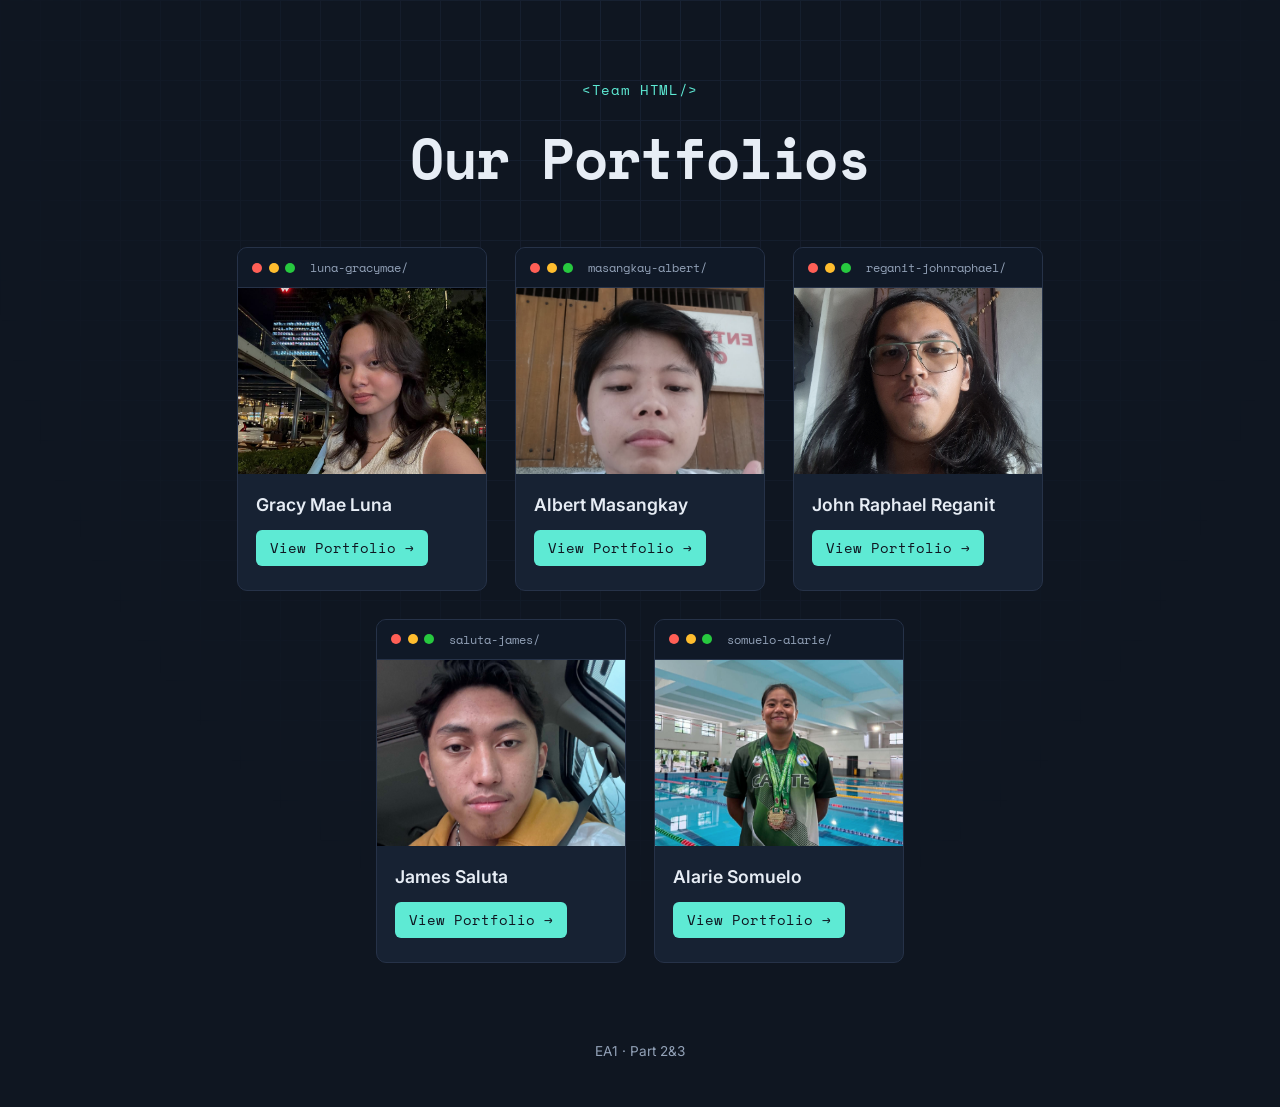
<file: index.html>
<!DOCTYPE html>
<html lang="en">
<head>
    <meta charset="UTF-8">
    <meta name="viewport" content="width=device-width, initial-scale=1.0">
    <title>Team HTML Portfolios — EA1 Part 2</title>
    <link rel="preconnect" href="https://fonts.googleapis.com">
    <link rel="preconnect" href="https://fonts.gstatic.com" crossorigin>
    <link href="https://fonts.googleapis.com/css2?family=Space+Mono:wght@400;700&family=Inter:wght@400;500;600&display=swap" rel="stylesheet">
    <link rel="stylesheet" href="portfolios.css">
</head>
<body>

    <div class="bg-grid"></div>

    <header class="site-header">
        <p class="eyebrow">&lt;Team HTML/&gt;</p>
        <h1>Our Portfolios</h1>
    </header>

    <main class="team-grid">

        <article class="card">
            <div class="card-bar">
                <span class="dot dot-red"></span>
                <span class="dot dot-yellow"></span>
                <span class="dot dot-green"></span>
                <span class="card-path">luna-gracymae/</span>
            </div>
            <div class="card-photo">
                <img src="Luna-GracyMae/images/me.jfif" alt="Gracy Mae Luna">
            </div>
            <div class="card-body">
                <h2>Gracy Mae Luna</h2>
                <a class="view-btn" href="Luna-GracyMae/Portfolio.html">View Portfolio →</a>
            </div>
        </article>

        <article class="card">
            <div class="card-bar">
                <span class="dot dot-red"></span>
                <span class="dot dot-yellow"></span>
                <span class="dot dot-green"></span>
                <span class="card-path">masangkay-albert/</span>
            </div>
            <div class="card-photo">
                <img src="Masangkay-Albert/assets/me.jpg" alt="Albert Masangkay">
            </div>
            <div class="card-body">
                <h2>Albert Masangkay</h2>
                <a class="view-btn" href="Masangkay-Albert/index.html">View Portfolio →</a>
            </div>
        </article>

        <article class="card">
            <div class="card-bar">
                <span class="dot dot-red"></span>
                <span class="dot dot-yellow"></span>
                <span class="dot dot-green"></span>
                <span class="card-path">reganit-johnraphael/</span>
            </div>
            <div class="card-photo">
                <img src="Reganit-JohnRaphael/assets/me.png" alt="John Raphael Reganit">
            </div>
            <div class="card-body">
                <h2>John Raphael Reganit</h2>
                <a class="view-btn" href="Reganit-JohnRaphael/Portfolio.html">View Portfolio →</a>
            </div>
        </article>

        <article class="card">
            <div class="card-bar">
                <span class="dot dot-red"></span>
                <span class="dot dot-yellow"></span>
                <span class="dot dot-green"></span>
                <span class="card-path">saluta-james/</span>
            </div>
            <div class="card-photo">
                <img src="Saluta-James/images/me_james.jpg" alt="James Saluta">
            </div>
            <div class="card-body">
                <h2>James Saluta</h2>
                <a class="view-btn" href="Saluta-James/index.html">View Portfolio →</a>
            </div>
        </article>

        <article class="card">
            <div class="card-bar">
                <span class="dot dot-red"></span>
                <span class="dot dot-yellow"></span>
                <span class="dot dot-green"></span>
                <span class="card-path">somuelo-alarie/</span>
            </div>
            <div class="card-photo">
                <img src="Somuelo-Alarie/picture.jpg" alt="Alarie Somuelo">
            </div>
            <div class="card-body">
                <h2>Alarie Somuelo</h2>
                <a class="view-btn" href="Somuelo-Alarie/index.html">View Portfolio →</a>
            </div>
        </article>

    </main>

    <footer class="site-footer">
        <p>EA1 &middot; Part 2&3 </p>
    </footer>

</body>
</html>
</file>
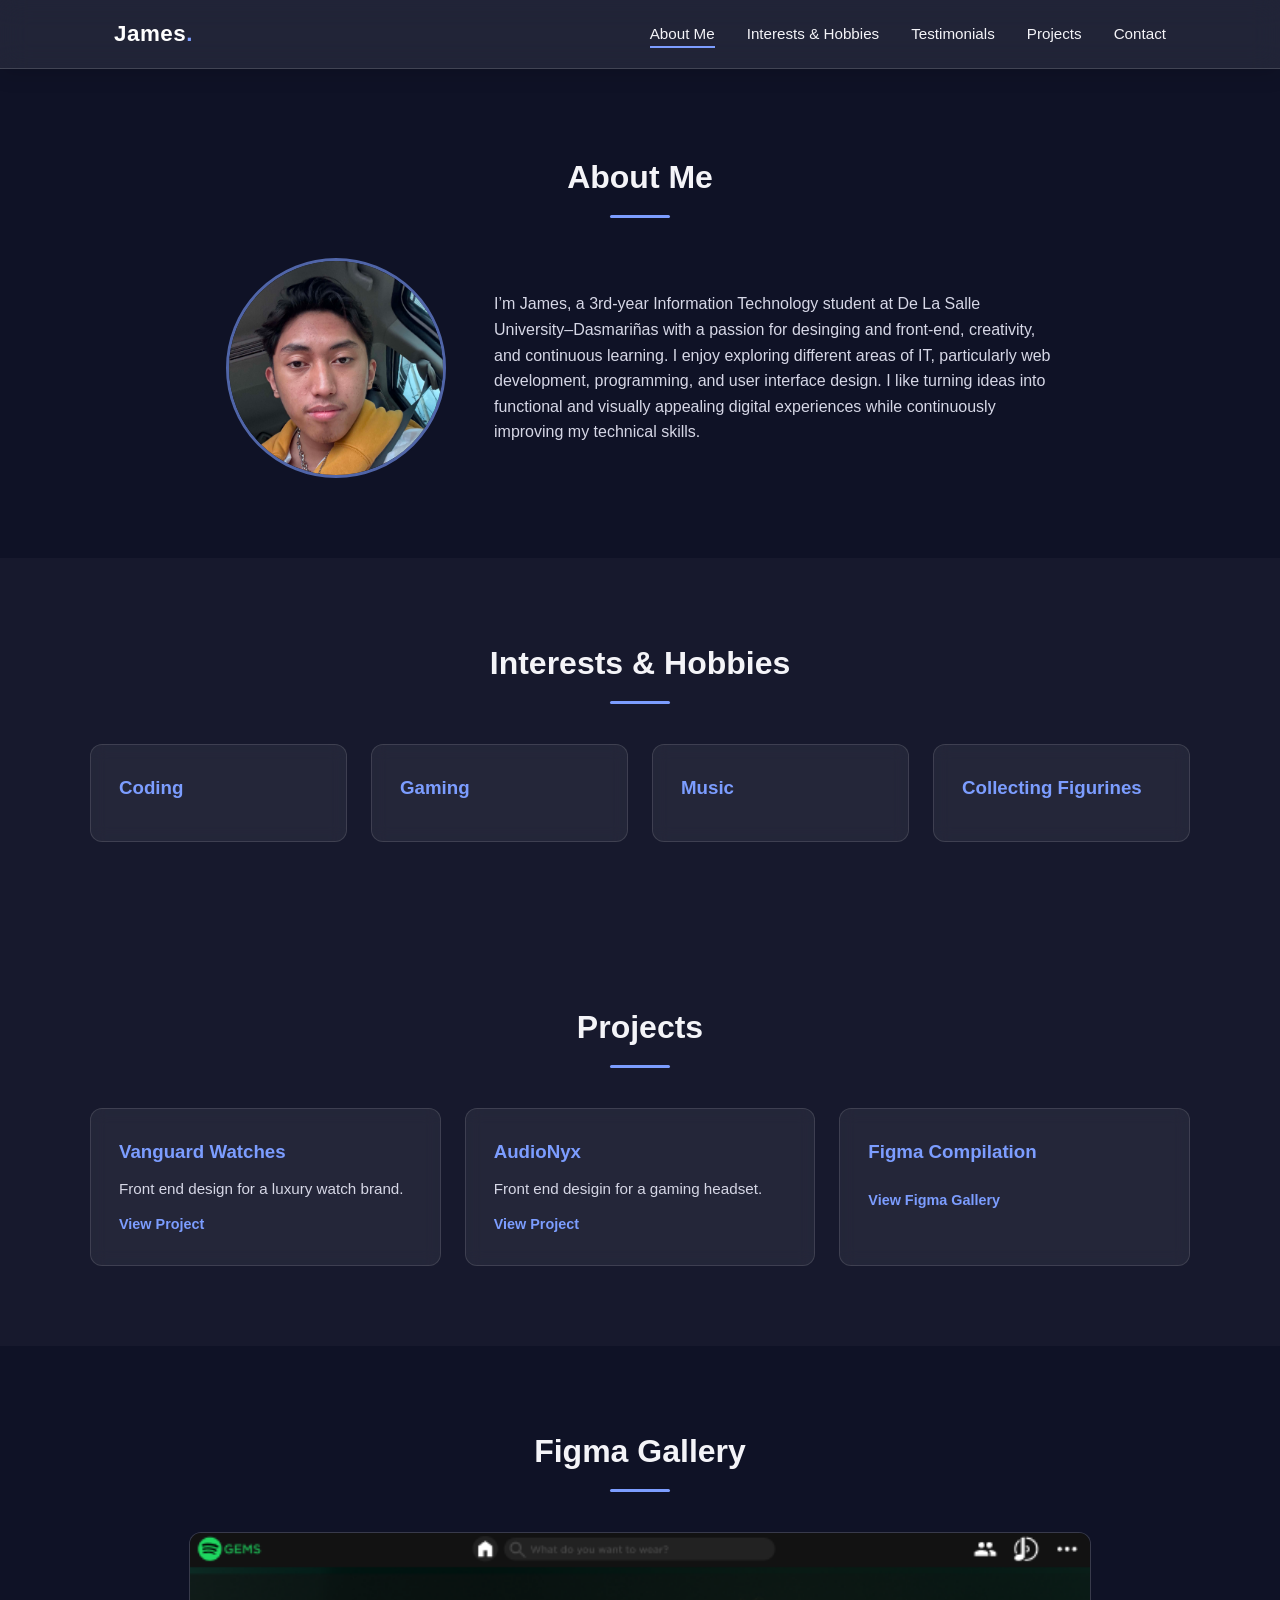
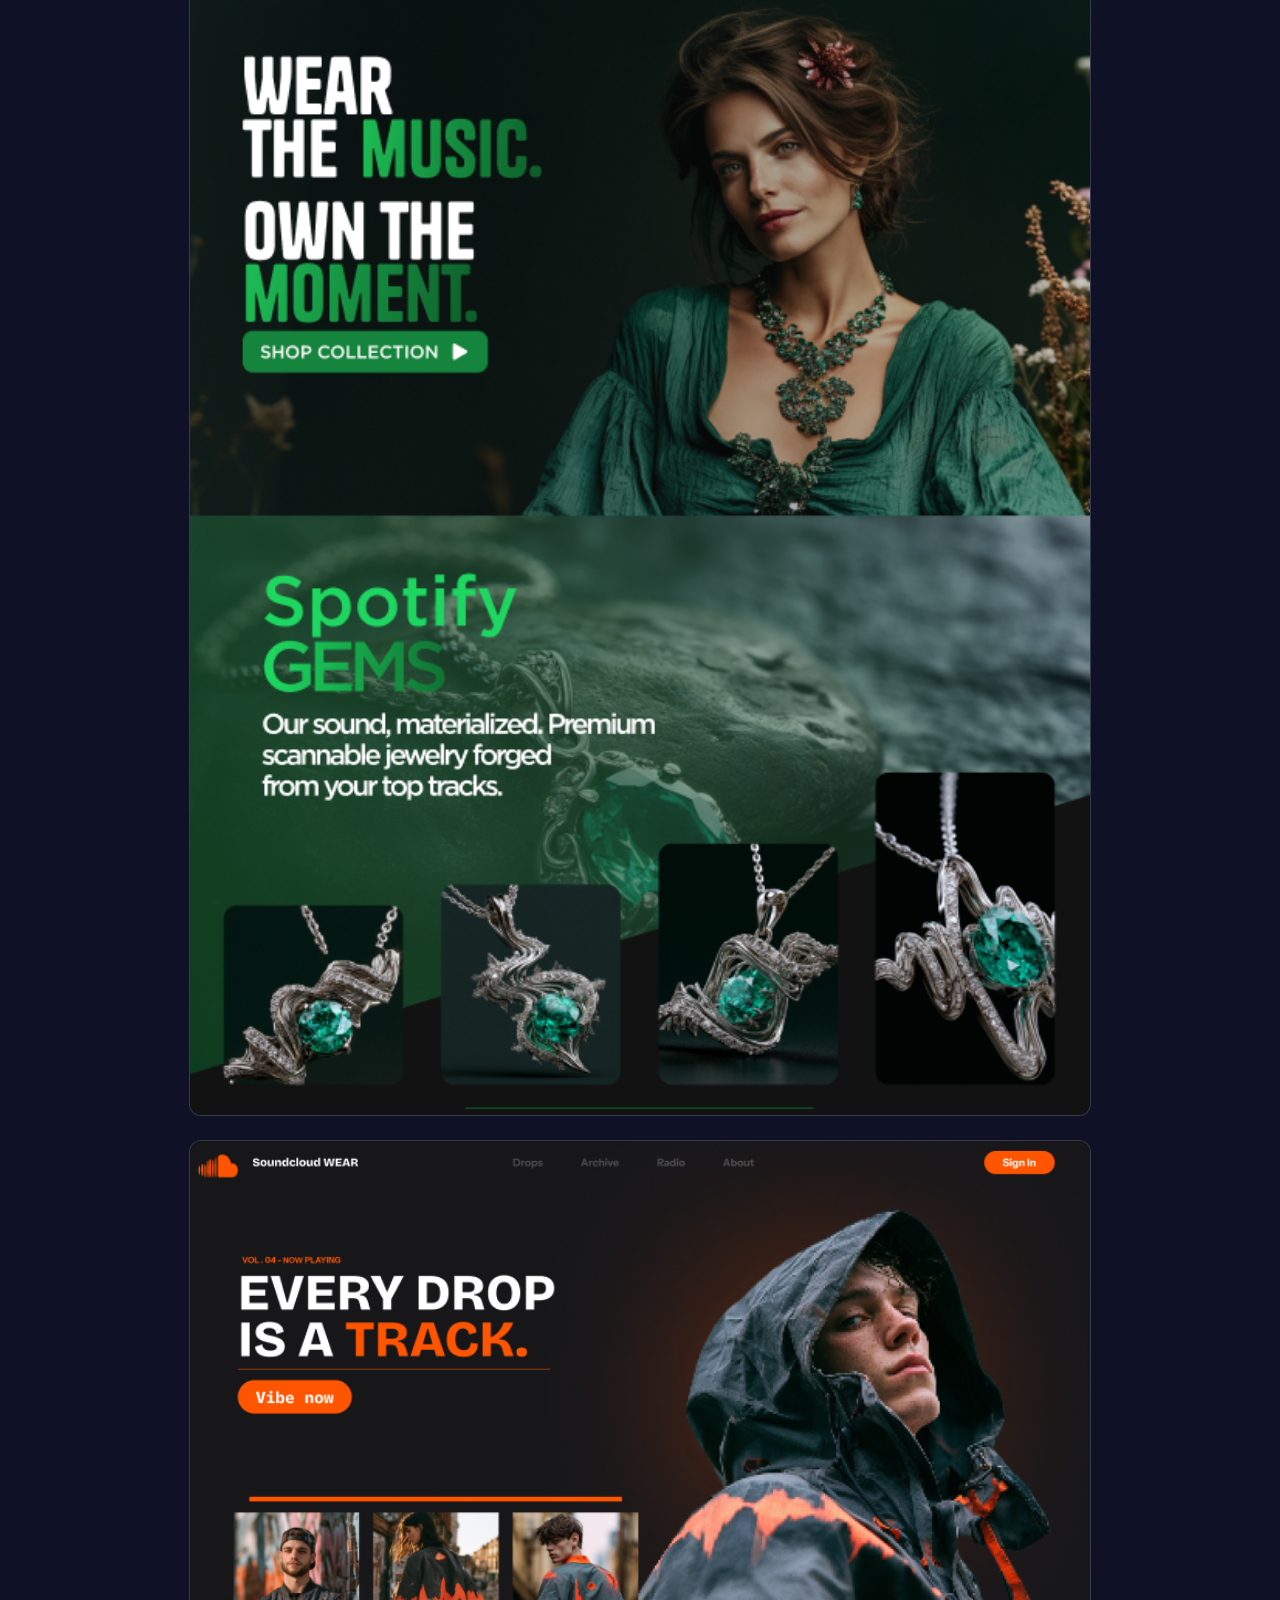
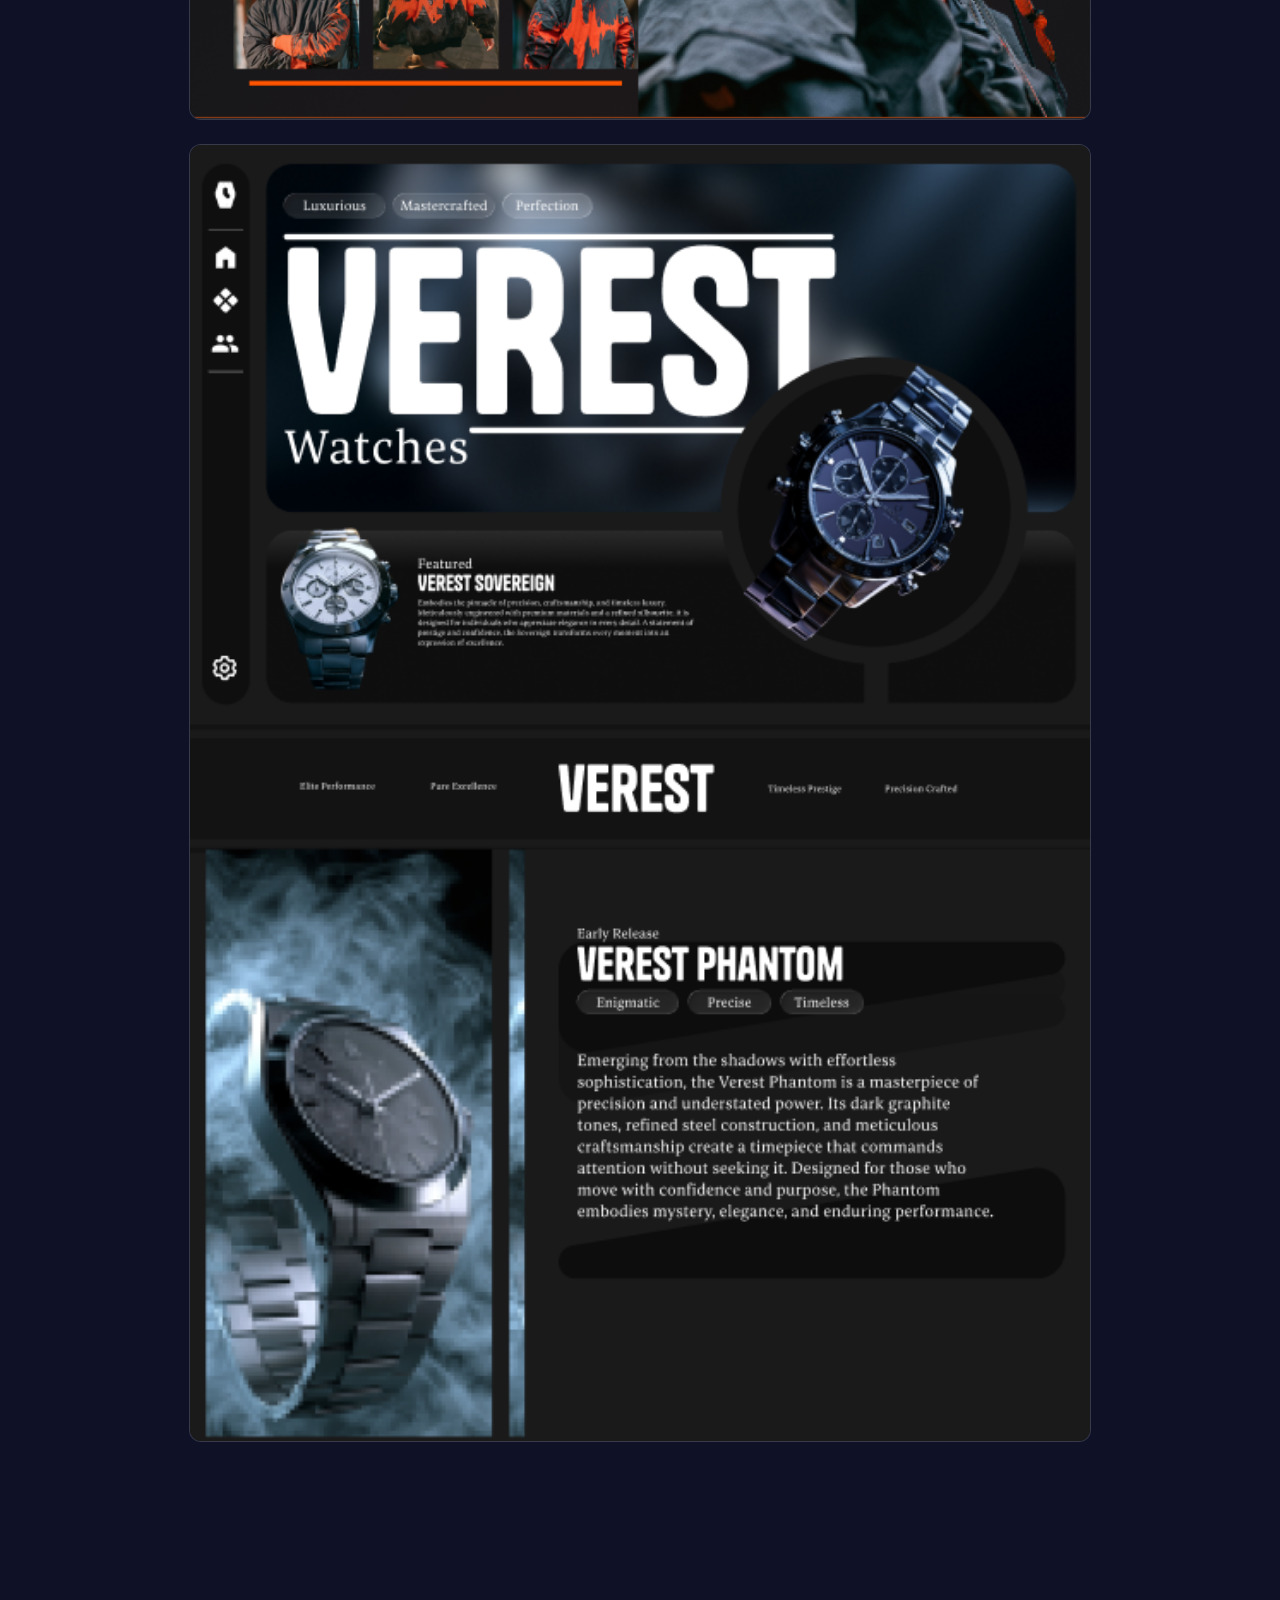
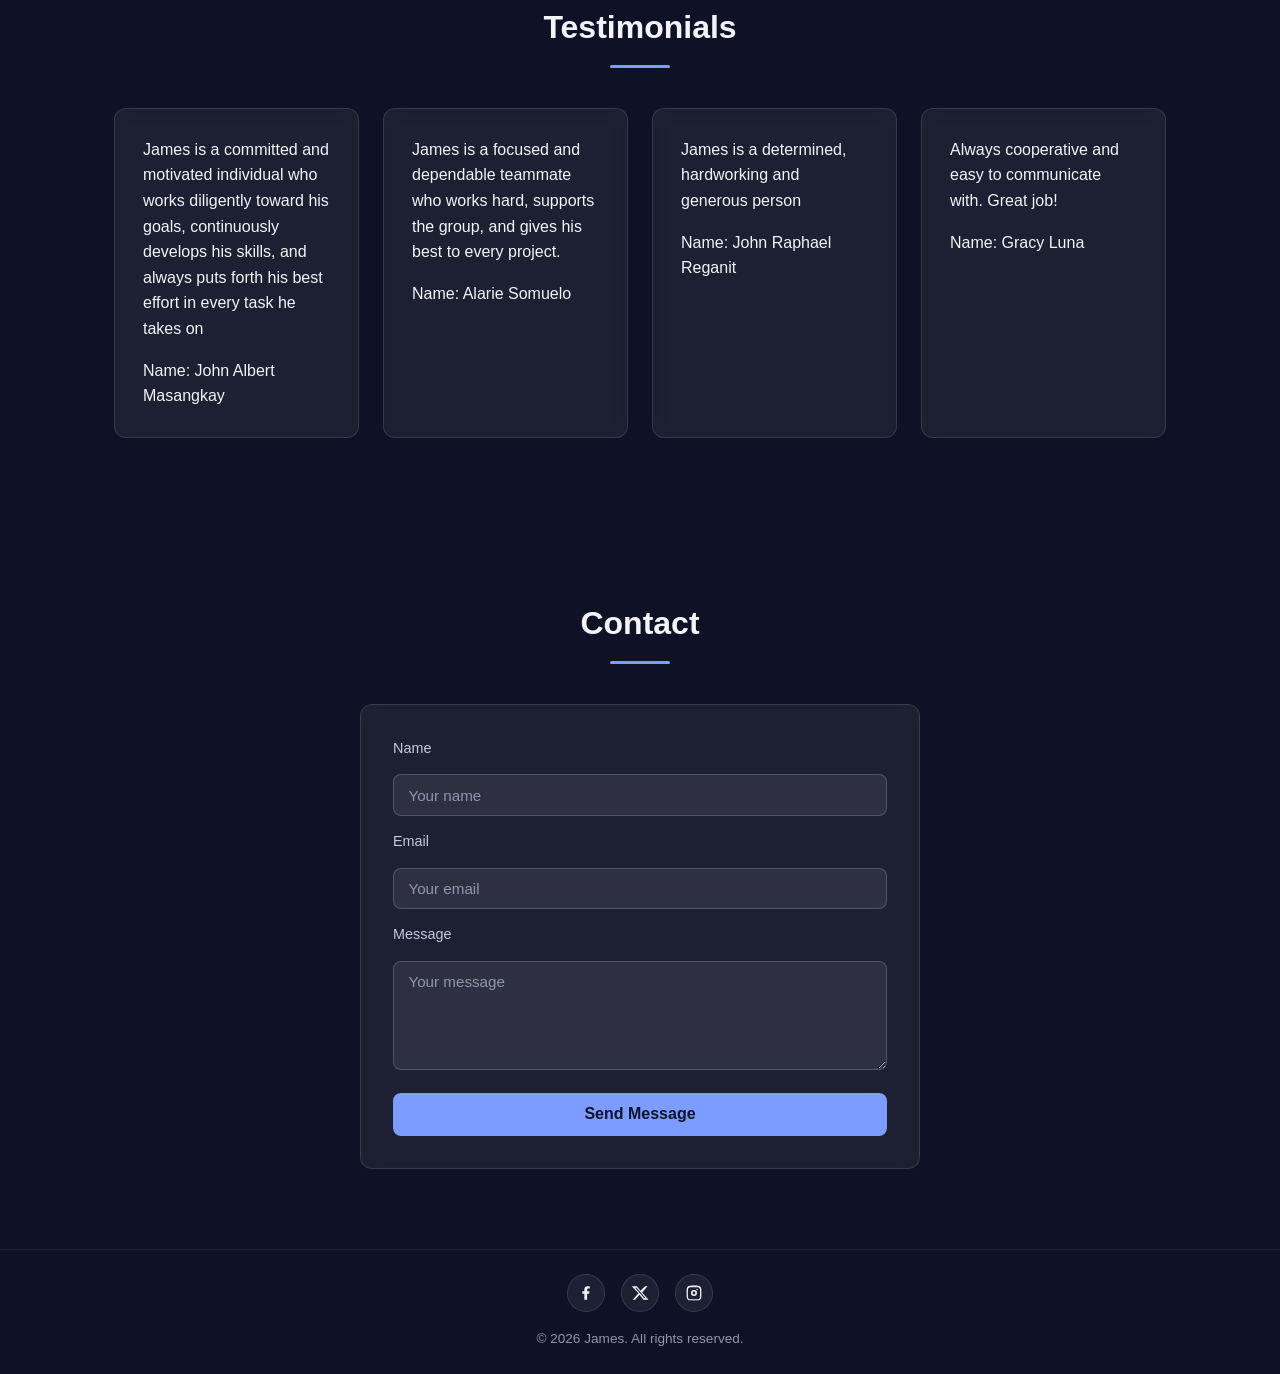
<file: Saluta-James/index.html>
<!DOCTYPE html>
<html lang="en">
<head>
    <meta charset="UTF-8">
    <meta name="viewport" content="width=device-width, initial-scale=1.0">
    <title>James Portfolio</title>
    <link rel="stylesheet" href="style.css">
</head>
<body>

    <nav class="navbar" id="navbar">
        <div class="nav-container">
            <a href="#about" class="nav-logo">James<span>.</span></a>

            <ul class="nav-links" id="nav-links">
                <li><a href="#about" class="nav-link">About Me</a></li>
                <li><a href="#interests" class="nav-link">Interests &amp; Hobbies</a></li>
                <li><a href="#testimonials" class="nav-link">Testimonials</a></li>
                <li><a href="#projects" class="nav-link">Projects</a></li>
                <li><a href="#contact" class="nav-link">Contact</a></li>
            </ul>

            <button class="nav-toggle" id="nav-toggle" aria-label="Toggle navigation" aria-expanded="false">
                <span></span>
                <span></span>
                <span></span>
            </button>
        </div>
    </nav>

    <main>
        <section id="about" class="section first-section">
            <h2 class="section-title">About Me</h2>
            <div class="about-content">
                <img src="images/me_james.jpg" alt="Photo of James" class="about-img">
                <p class="about-text">I’m James, a 3rd-year Information Technology student at De La Salle University–Dasmariñas with a passion for desinging and front-end, creativity, and continuous learning. I enjoy exploring different areas of IT, particularly web development, programming, and user interface design. I like turning ideas into functional and visually appealing digital experiences while continuously improving my technical skills.</p>
            </div>
        </section>

        <section id="interests" class="section alt-bg">
            <h2 class="section-title">Interests &amp; Hobbies</h2>
            <div class="card-grid">
                <div class="card">
                    <h3>Coding</h3>
                    <p></p>
                </div>
                <div class="card">
                    <h3>Gaming</h3>
                    <p></p>
                </div>
                <div class="card">
                    <h3>Music</h3>
                    <p></p>
                </div>
                <div class="card">
                    <h3>Collecting Figurines</h3>
                    <p></p>
                </div>
            </div>
        </section>

          <section id="projects" class="section alt-bg">
            <h2 class="section-title">Projects</h2>
            <div class="card-grid">
                <div class="card project">
                    <h3>Vanguard Watches</h3>
                    <p>Front end design for a luxury watch brand.</p>
                    <a class="project-link" href="https://akazuuuu.github.io/VanguardV2/collections.html" target="_blank" rel="noopener noreferrer">View Project</a>
                </div>
                <div class="card project">
                    <h3>AudioNyx</h3>
                    <p>Front end desigin for a gaming headset.</p>
                    <a class="project-link" href="https://akazuuuu.github.io/AudioNyxV2/" target="_blank" rel="noopener noreferrer">View Project</a>
                </div>
                <div class="card project">
                    <h3>Figma Compilation</h3>
                    <p></p>
                    <a class="project-link" href="#figma-gallery">View Figma Gallery</a>
                </div>
            </div>
        </section>

        <section id="figma-gallery" class="section">
            <h2 class="section-title">Figma Gallery</h2>
            <div class="card-grid">
                <div class="card gallery-card">
                    <img src="images/figma1.png" alt="Figma design 1" class="gallery-img">
                </div>
                <div class="card gallery-card">
                    <img src="images/figma2.png" alt="Figma design 2" class="gallery-img">
                </div>
                <div class="card gallery-card">
                    <img src="images/figma3.png" alt="Figma design 3" class="gallery-img">
                </div>
            </div>
        </section>

        <section id="testimonials" class="section">
            <h2 class="section-title">Testimonials</h2>
            <div class="card-grid">
                <div class="card testimonial">
                    <span class="testimonial-label">James is a committed and motivated individual who works diligently toward his goals, continuously develops his skills, and always puts forth his best effort in every task he takes on</span>
                    <p></p>
                    <span class="testimonial-label">Name: John Albert Masangkay</span>
                    <h1><span class="testimonial-author"></span></h1>
                </div>
                <div class="card testimonial">
                    <span class="testimonial-label">James is a focused and dependable teammate who works hard, supports the group, and gives his best to every project.</span>
                    <p></p>
                    <span class="testimonial-label">Name: Alarie Somuelo</span>
                    <h1><span class="testimonial-author"></span></h1>
                </div>
                <div class="card testimonial">
                    <span class="testimonial-label">James is a determined, hardworking and generous person</span>
                    <p></p>
                    <span class="testimonial-label">Name: John Raphael Reganit</span>
                    <h1><span class="testimonial-author"></span></h1>
                </div>
                 <div class="card testimonial">
                    <span class="testimonial-label">Always cooperative and easy to communicate with. Great job!</span>
                    <p></p>
                    <span class="testimonial-label">Name: Gracy Luna</span>
                    <h1><span class="testimonial-author"></span></h1>
                </div>
            </div>
        </section>

      

        <section id="contact" class="section">
            <h2 class="section-title">Contact</h2>
            <form class="contact-form">
                <label for="name">Name</label>
                <input type="text" id="name" name="name" placeholder="Your name" required>

                <label for="email">Email</label>
                <input type="email" id="email" name="email" placeholder="Your email" required>

                <label for="message">Message</label>
                <textarea id="message" name="message" rows="5" placeholder="Your message" required></textarea>

                <button type="submit">Send Message</button>
            </form>
        </section>
    </main>

    <footer class="footer">
        <div class="social-links">
            <a href="https://www.facebook.com/terel.saluta/" class="social-link" aria-label="Facebook" target="_blank" rel="noopener noreferrer">
                <svg viewBox="0 0 24 24" fill="currentColor" aria-hidden="true"><path d="M13.5 21v-8h2.7l.4-3.3h-3.1V7.7c0-.96.27-1.62 1.65-1.62h1.76V3.14C15.98 3.1 15 3 13.85 3 11.44 3 9.8 4.49 9.8 7.4v2.3H7.1V13h2.7v8h3.7z"/></svg>
            </a>
            <a href="https://x.com/ssaluterts" class="social-link" aria-label="X" target="_blank" rel="noopener noreferrer">
                <svg viewBox="0 0 24 24" fill="currentColor" aria-hidden="true"><path d="M18.9 3H22l-7.2 8.2L23.3 21h-6.7l-5.2-6.6L5.4 21H2.3l7.7-8.8L1 3h6.9l4.7 6.1L18.9 3zm-1.2 16h1.9L7.4 4.9H5.4L17.7 19z"/></svg>
            </a>
            <a href="https://www.instagram.com/jamesaluterts" class="social-link" aria-label="Instagram" target="_blank" rel="noopener noreferrer">
                <svg viewBox="0 0 24 24" fill="currentColor" aria-hidden="true"><path d="M12 2.16c3.2 0 3.58.01 4.85.07 3.25.15 4.77 1.69 4.92 4.92.06 1.27.07 1.65.07 4.85s-.01 3.58-.07 4.85c-.15 3.23-1.66 4.77-4.92 4.92-1.27.06-1.64.07-4.85.07s-3.58-.01-4.85-.07c-3.26-.15-4.77-1.7-4.92-4.92-.06-1.27-.07-1.65-.07-4.85s.01-3.58.07-4.85C2.38 3.86 3.9 2.33 7.15 2.23 8.42 2.17 8.8 2.16 12 2.16zm0 2.16c-3.2 0-3.55.01-4.79.07-2.05.1-3.14 1.17-3.24 3.24-.06 1.24-.07 1.59-.07 4.79s.01 3.55.07 4.79c.1 2.06 1.19 3.14 3.24 3.24 1.24.06 1.59.07 4.79.07s3.55-.01 4.79-.07c2.05-.1 3.14-1.17 3.24-3.24.06-1.24.07-1.59.07-4.79s-.01-3.55-.07-4.79c-.1-2.06-1.19-3.14-3.24-3.24C15.55 4.33 15.2 4.32 12 4.32zm0 3.68a4 4 0 1 1 0 8 4 4 0 0 1 0-8zm0 2.16a1.84 1.84 0 1 0 0 3.68 1.84 1.84 0 0 0 0-3.68zm4.16-3.85a.94.94 0 1 1 0 1.88.94.94 0 0 1 0-1.88z"/></svg>
            </a>
        </div>
        <p>&copy; 2026 James. All rights reserved.</p>
    </footer>

    <script src="script.js"></script>
</body>
</html>
</file>
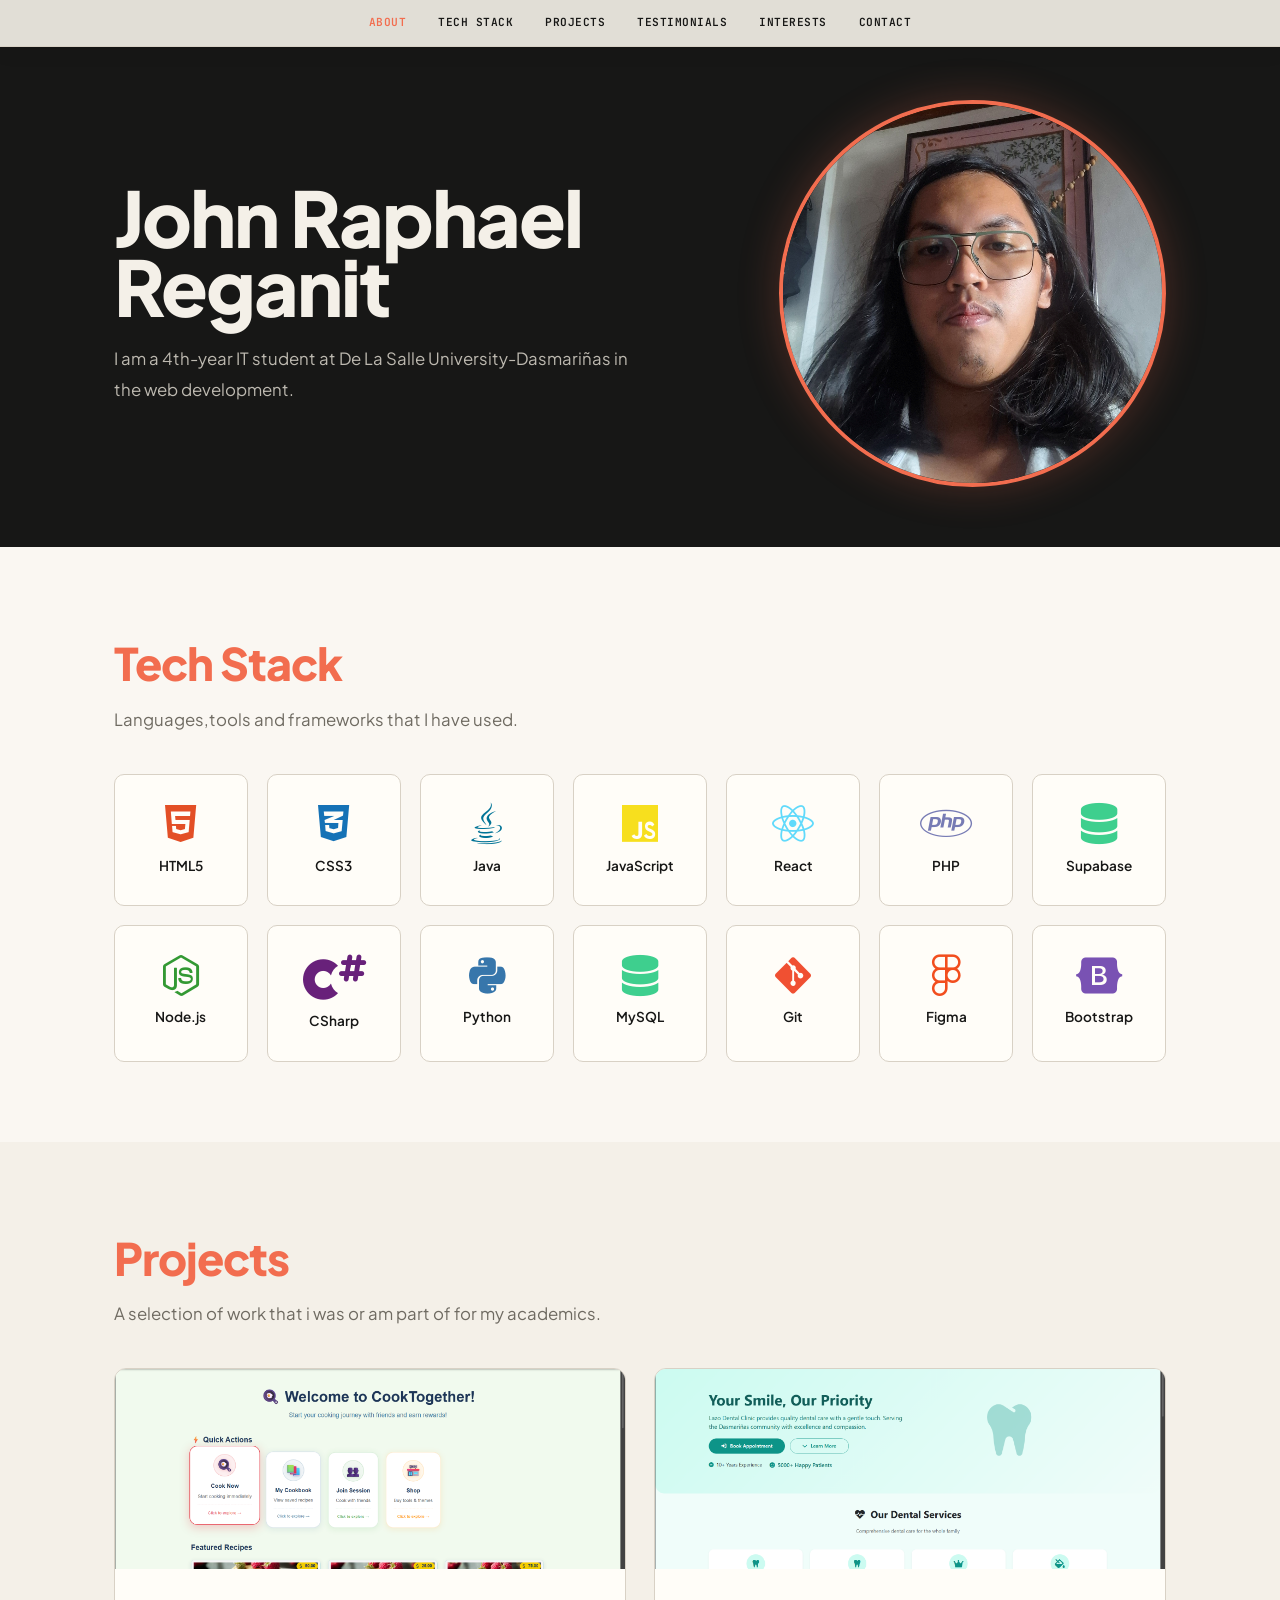
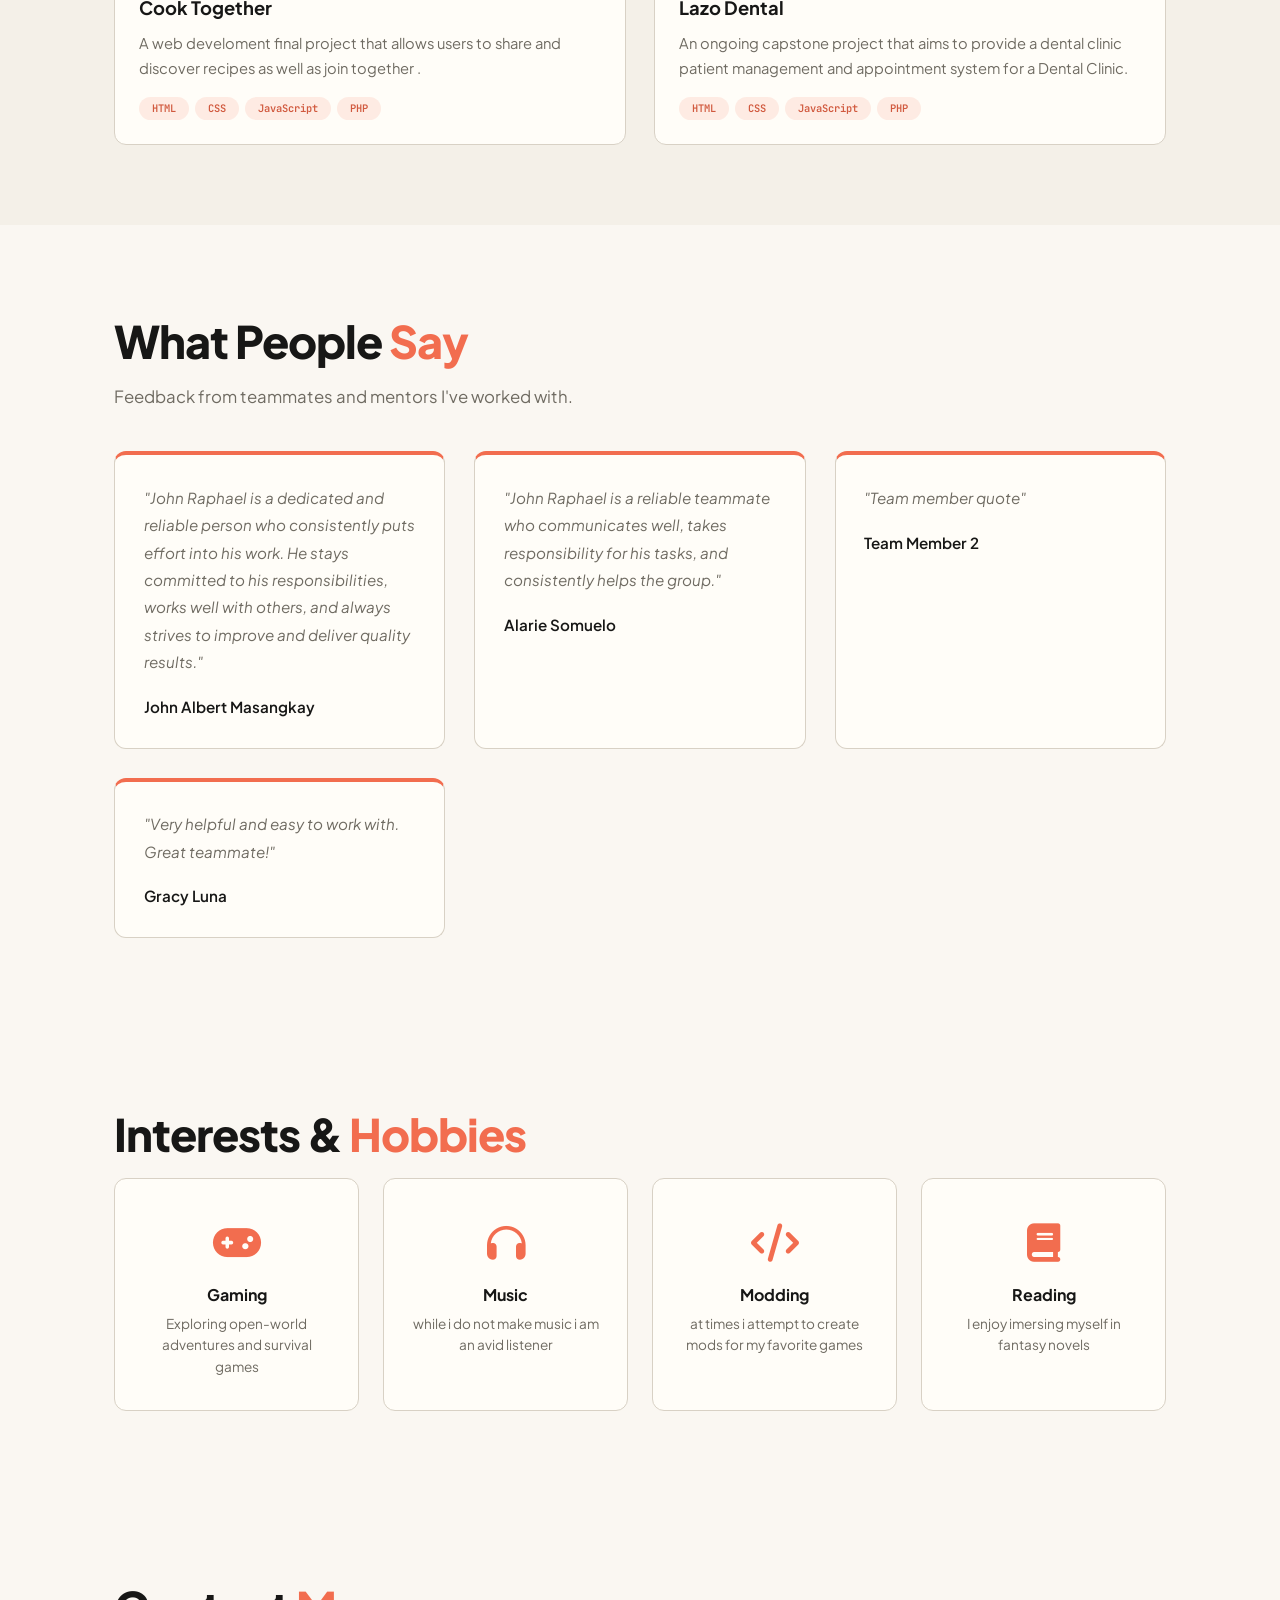
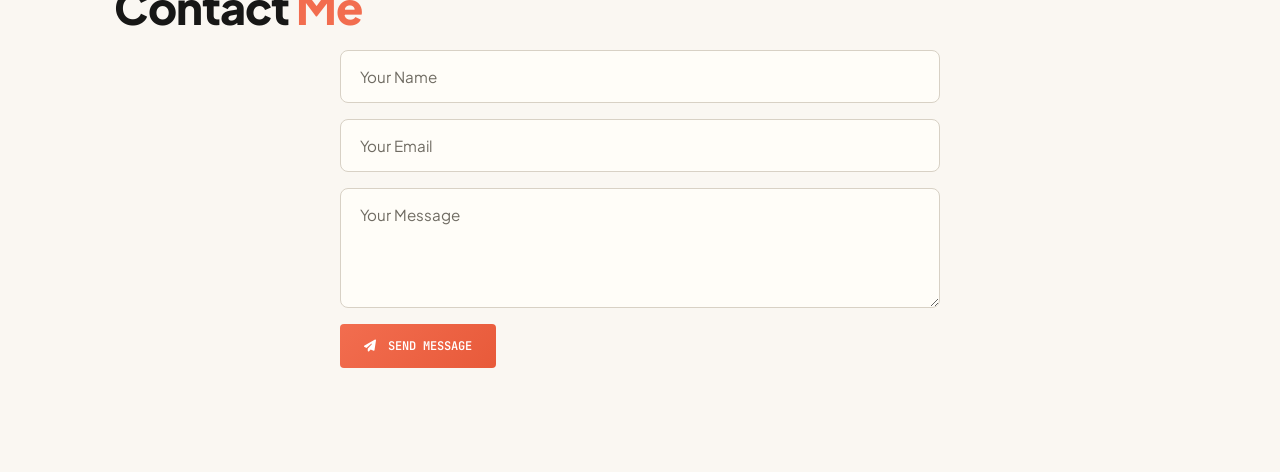
<file: Reganit-JohnRaphael/Portfolio.html>
<!doctype html>
<html lang="en">
  <head>
    <meta charset="UTF-8" />
    <meta name="viewport" content="width=device-width, initial-scale=1.0" />
    <title>John Raphael Reganit | IT Student Portfolio</title>
    <link rel="stylesheet" href="style.css" />
    <link
      rel="stylesheet"
      href="https://cdnjs.cloudflare.com/ajax/libs/font-awesome/6.5.2/css/all.min.css"
    />
    <link
      href="https://fonts.googleapis.com/css2?family=JetBrains+Mono:wght@400;500;600&family=Plus+Jakarta+Sans:wght@400;500;600;700;800&display=swap"
      rel="stylesheet"
    />
  </head>
  <body>
    <!-- NAVBAR -->
    <header>
      <div class="nav-container">
        <button id="menu-toggle-btn" aria-label="Toggle menu">
          <i class="fa-solid fa-bars"></i>
        </button>

        <nav id="nav-menu">
          <a href="#about" class="active">About</a>
          <a href="#techstack">Tech Stack</a>
          <a href="#projects">Projects</a>
          <a href="#testimonials">Testimonials</a>
          <a href="#interests">Interests</a>
          <a href="#contact">Contact</a>
        </nav>
      </div>
    </header>

    <!-- ABOUT SECTION -->
    <section id="about">
      <div class="container">
        <div class="about-wrapper">
          <div class="about-text">
            <h1>John Raphael Reganit<br /></h1>
            <p class="about-description">
              I am a 4th-year IT student at De La Salle University-Dasmariñas in
              the web development.
            </p>
          </div>

          <div class="about-photo">
            <img src="assets/me.png" alt="John Raphael Reganit" />
          </div>
        </div>
      </div>
    </section>

    <section id="techstack" class="alt-bg">
      <div class="container">
        <h2 class="section-title"><span class="highlight">Tech Stack</span></h2>
        <p class="section-subtitle">
          Languages,tools and frameworks that I have used.
        </p>

        <div class="tech-container">
          <div class="tech-card">
            <i class="fa-brands fa-html5"></i>
            <h3>HTML5</h3>
          </div>
          <div class="tech-card">
            <i class="fa-brands fa-css3-alt"></i>
            <h3>CSS3</h3>
          </div>
          <div class="tech-card">
            <i class="fa-brands fa-java"></i>
            <h3>Java</h3>
          </div>
          <div class="tech-card">
            <i class="fa-brands fa-js"></i>
            <h3>JavaScript</h3>
          </div>
          <div class="tech-card">
            <i class="fa-brands fa-react"></i>
            <h3>React</h3>
          </div>
          <div class="tech-card">
            <i class="fa-brands fa-php"></i>
            <h3>PHP</h3>
          </div>
          <div class="tech-card">
            <i class="fa-solid fa-database"></i>
            <h3>Supabase</h3>
          </div>
          <div class="tech-card">
            <i class="fa-brands fa-node-js"></i>
            <h3>Node.js</h3>
          </div>
          <div class="tech-card">
            <i class="fa-brands fa-cuttlefish"><em>#</em></i>
            <h3>CSharp</h3>
          </div>
          <div class="tech-card">
            <i class="fa-brands fa-python"></i>
            <h3>Python</h3>
          </div>
          <div class="tech-card">
            <i class="fa-solid fa-database"></i>
            <h3>MySQL</h3>
          </div>
          <div class="tech-card">
            <i class="fa-brands fa-git-alt"></i>
            <h3>Git</h3>
          </div>
          <div class="tech-card">
            <i class="fa-brands fa-figma"></i>
            <h3>Figma</h3>
          </div>
          <div class="tech-card">
            <i class="fa-brands fa-bootstrap"></i>
            <h3>Bootstrap</h3>
          </div>
        </div>
      </div>
    </section>

    <!-- PROJECTS SECTION -->
    <section id="projects">
      <div class="container">
        <h2 class="section-title"><span class="highlight">Projects</span></h2>
        <p class="section-subtitle">
          A selection of work that i was or am part of for my academics.
        </p>

        <div class="projects-grid" id="project-list"></div>
      </div>
    </section>

    <!-- TESTIMONIALS SECTION -->
    <section id="testimonials" class="alt-bg">
      <div class="container">
        <h2 class="section-title">
          What People <span class="highlight">Say</span>
        </h2>
        <p class="section-subtitle">
          Feedback from teammates and mentors I've worked with.
        </p>

        <div class="testimonials-grid" id="testimonials-list"></div>
      </div>
    </section>

    <!-- INTERESTS SECTION -->
    <section id="interests" class="alt-bg">
      <div class="container">
        <h2 class="section-title">
          Interests &amp; <span class="highlight">Hobbies</span>
        </h2>

        <div class="interests-grid">
          <div class="interest-card">
            <div class="icon"><i class="fa-solid fa-gamepad"></i></div>
            <h4>Gaming</h4>
            <p>Exploring open-world adventures and survival games</p>
          </div>
          <div class="interest-card">
            <div class="icon"><i class="fa-solid fa-headphones"></i></div>
            <h4>Music</h4>
            <p>while i do not make music i am an avid listener</p>
          </div>
          <div class="interest-card">
            <div class="icon"><i class="fa-solid fa-code"></i></div>
            <h4>Modding</h4>
            <p>at times i attempt to create mods for my favorite games</p>
          </div>
          <div class="interest-card">
            <div class="icon"><i class="fa-solid fa-book"></i></div>
            <h4>Reading</h4>
            <p>I enjoy imersing myself in fantasy novels</p>
          </div>
        </div>
      </div>
    </section>

    <!-- CONTACT SECTION -->
    <section id="contact">
      <div class="container">
        <h2 class="section-title">Contact <span class="highlight">Me</span></h2>

        <div class="contact-wrapper">
          <form class="contact-form" id="contact-form">
            <input
              type="text"
              id="name-input"
              placeholder="Your Name"
              required
            />
            <input
              type="email"
              id="email-input"
              placeholder="Your Email"
              required
            />
            <textarea
              id="message-input"
              rows="4"
              placeholder="Your Message"
              required
            ></textarea>
            <button type="submit" class="btn">
              <i class="fa-solid fa-paper-plane"></i> Send Message
            </button>
            <p id="form-status-msg"></p>
          </form>
        </div>
      </div>
    </section>

    <script src="script.js"></script>
  </body>
</html>
</file>
<file: portfolios.css>
:root {
    --bg: #0f1621;
    --bg-grid-line: #182233;
    --card-bg: #172233;
    --card-bar: #101927;
    --border: #263248;
    --text: #e7edf5;
    --text-dim: #93a2b8;
    --accent: #5eead4;
    --accent-warm: #ffb86b;
    --dot-red: #ff5f56;
    --dot-yellow: #ffbd2e;
    --dot-green: #27c93f;
    --font-display: 'Space Mono', monospace;
    --font-body: 'Inter', sans-serif;
}

* {
    margin: 0;
    padding: 0;
    box-sizing: border-box;
}

body {
    background: var(--bg);
    color: var(--text);
    font-family: var(--font-body);
    min-height: 100vh;
    position: relative;
    overflow-x: hidden;
}

.bg-grid {
    position: fixed;
    inset: 0;
    background-image:
        linear-gradient(var(--bg-grid-line) 1px, transparent 1px),
        linear-gradient(90deg, var(--bg-grid-line) 1px, transparent 1px);
    background-size: 40px 40px;
    mask-image: radial-gradient(ellipse at top, black 0%, transparent 75%);
    z-index: 0;
    pointer-events: none;
}

.site-header {
    position: relative;
    z-index: 1;
    text-align: center;
    padding: 5rem 1.5rem 3rem;
}

.eyebrow {
    font-family: var(--font-display);
    color: var(--accent);
    font-size: 0.85rem;
    letter-spacing: 0.05em;
    margin-bottom: 1rem;
}

.site-header h1 {
    font-family: var(--font-display);
    font-size: clamp(2.2rem, 6vw, 3.5rem);
    font-weight: 700;
    letter-spacing: -0.02em;
}

.subtitle {
    color: var(--text-dim);
    margin-top: 0.75rem;
    font-size: 1.05rem;
}

.team-grid {
    position: relative;
    z-index: 1;
    max-width: 1100px;
    margin: 0 auto;
    padding: 0 1.5rem 5rem;
    display: flex;
    flex-wrap: wrap;
    justify-content: center;
    gap: 1.75rem;
}

.card {
    background: var(--card-bg);
    border: 1px solid var(--border);
    border-radius: 10px;
    overflow: hidden;
    transition: transform 0.25s ease, border-color 0.25s ease, box-shadow 0.25s ease;
    width: 250px;
    flex: 0 1 250px;
}

.card:hover {
    transform: translateY(-6px);
    border-color: var(--accent);
    box-shadow: 0 20px 40px -20px rgba(94, 234, 212, 0.25);
}

.card-bar {
    background: var(--card-bar);
    display: flex;
    align-items: center;
    gap: 0.4rem;
    padding: 0.7rem 0.9rem;
    border-bottom: 1px solid var(--border);
}

.dot {
    width: 10px;
    height: 10px;
    border-radius: 50%;
    display: inline-block;
}

.dot-red { background: var(--dot-red); }
.dot-yellow { background: var(--dot-yellow); }
.dot-green { background: var(--dot-green); }

.card-path {
    font-family: var(--font-display);
    font-size: 0.75rem;
    color: var(--text-dim);
    margin-left: 0.5rem;
    overflow: hidden;
    text-overflow: ellipsis;
    white-space: nowrap;
}

.card-photo {
    width: 100%;
    aspect-ratio: 4 / 3;
    background: #0c1420;
    overflow: hidden;
}

.card-photo img {
    width: 100%;
    height: 100%;
    object-fit: cover;
    display: block;
    filter: grayscale(15%);
    transition: filter 0.25s ease, transform 0.4s ease;
}

.card:hover .card-photo img {
    filter: grayscale(0%);
    transform: scale(1.04);
}

.card-body {
    padding: 1.25rem 1.1rem 1.5rem;
    display: flex;
    flex-direction: column;
    gap: 0.9rem;
}

.card-body h2 {
    font-size: 1.1rem;
    font-weight: 600;
}

.view-btn {
    align-self: flex-start;
    font-family: var(--font-display);
    font-size: 0.85rem;
    color: var(--bg);
    background: var(--accent);
    text-decoration: none;
    padding: 0.5rem 0.9rem;
    border-radius: 6px;
    transition: background 0.2s ease, transform 0.2s ease;
}

.view-btn:hover {
    background: var(--accent-warm);
    transform: translateX(2px);
}

.site-footer {
    position: relative;
    z-index: 1;
    text-align: center;
    color: var(--text-dim);
    font-size: 0.85rem;
    padding: 0 1.5rem 3rem;
}

@media (max-width: 480px) {
    .site-header {
        padding: 3.5rem 1.25rem 2.5rem;
    }
}
</file>
<file: Saluta-James/style.css>
* {
    margin: 0;
    padding: 0;
    box-sizing: border-box;
}

html {
    scroll-behavior: smooth;
}

body {
    font-family: 'Segoe UI', Arial, sans-serif;
    background: #0f1226;
    color: #f4f4f8;
    line-height: 1.6;
}

/* ===== Navbar ===== */
.navbar {
    position: fixed;
    top: 0;
    left: 0;
    width: 100%;
    z-index: 1000;
    background: rgba(255, 255, 255, 0.08);
    backdrop-filter: blur(14px);
    -webkit-backdrop-filter: blur(14px);
    border-bottom: 1px solid rgba(255, 255, 255, 0.15);
    box-shadow: 0 4px 20px rgba(0, 0, 0, 0.15);
}

.nav-container {
    max-width: 1100px;
    margin: 0 auto;
    display: flex;
    align-items: center;
    justify-content: space-between;
    padding: 1rem 1.5rem;
}

.nav-logo {
    font-size: 1.4rem;
    font-weight: 700;
    color: #fff;
    text-decoration: none;
    letter-spacing: 0.5px;
}

.nav-logo span {
    color: #7c9dff;
}

.nav-links {
    list-style: none;
    display: flex;
    gap: 2rem;
}

.nav-link {
    color: #f4f4f8;
    text-decoration: none;
    font-size: 0.95rem;
    font-weight: 500;
    position: relative;
    transition: color 0.3s ease;
}

.nav-link::after {
    content: "";
    position: absolute;
    left: 0;
    bottom: -6px;
    width: 0;
    height: 2px;
    background: #7c9dff;
    transition: width 0.3s ease;
}

.nav-link:hover {
    color: #7c9dff;
}

.nav-link:hover::after,
.nav-link.active::after {
    width: 100%;
}

.nav-toggle {
    display: none;
    flex-direction: column;
    justify-content: space-between;
    width: 26px;
    height: 20px;
    background: transparent;
    border: none;
    cursor: pointer;
    padding: 0;
}

.nav-toggle span {
    display: block;
    height: 2px;
    width: 100%;
    background: #f4f4f8;
    border-radius: 2px;
    transition: transform 0.3s ease, opacity 0.3s ease;
}

.nav-toggle.active span:nth-child(1) {
    transform: translateY(9px) rotate(45deg);
}

.nav-toggle.active span:nth-child(2) {
    opacity: 0;
}

.nav-toggle.active span:nth-child(3) {
    transform: translateY(-9px) rotate(-45deg);
}

/* ===== Sections ===== */
.section {
    max-width: 1100px;
    margin: 0 auto;
    padding: 5rem 1.5rem;
}

.first-section {
    padding-top: calc(5rem + 72px);
}

.alt-bg {
    background: rgba(255, 255, 255, 0.03);
    max-width: 100%;
}

.alt-bg > * {
    max-width: 1100px;
    margin-left: auto;
    margin-right: auto;
}

.section-title {
    font-size: 2rem;
    margin-bottom: 2.5rem;
    text-align: center;
    position: relative;
}

.section-title::after {
    content: "";
    display: block;
    width: 60px;
    height: 3px;
    background: #7c9dff;
    margin: 0.75rem auto 0;
    border-radius: 3px;
}

/* ===== About ===== */
.about-content {
    display: flex;
    align-items: center;
    gap: 3rem;
    flex-wrap: wrap;
    justify-content: center;
}

.about-img {
    width: 220px;
    height: 220px;
    object-fit: cover;
    border-radius: 50%;
    border: 3px solid rgba(124, 157, 255, 0.6);
}

.about-text {
    flex: 1;
    min-width: 260px;
    max-width: 560px;
    color: #d6d7e6;
}

/* ===== Cards ===== */
.card-grid {
    display: grid;
    grid-template-columns: repeat(auto-fit, minmax(240px, 1fr));
    gap: 1.5rem;
}

.card {
    background: rgba(255, 255, 255, 0.06);
    border: 1px solid rgba(255, 255, 255, 0.12);
    border-radius: 12px;
    padding: 1.75rem;
    backdrop-filter: blur(8px);
    transition: transform 0.3s ease, box-shadow 0.3s ease;
}

.card:hover {
    transform: translateY(-6px);
    box-shadow: 0 10px 30px rgba(0, 0, 0, 0.25);
}

.card h3 {
    margin-bottom: 0.6rem;
    color: #7c9dff;
}

.card p {
    color: #d6d7e6;
    font-size: 0.95rem;
}

#figma-gallery .card-grid {
    grid-template-columns: 1fr;
    justify-items: center;
}

.gallery-card {
    padding: 0;
    overflow: hidden;
}

.gallery-img {
    display: block;
    max-width: 100%;
    width: 900px;
    height: auto;
    margin: 0 auto;
}

.project-link {
    display: inline-block;
    margin-top: 0.75rem;
    color: #7c9dff;
    font-size: 0.9rem;
    font-weight: 600;
    text-decoration: none;
    border-bottom: 1px solid transparent;
    transition: border-color 0.3s ease;
}

.project-link:hover {
    border-color: #7c9dff;
}

.testimonial p {
    font-style: italic;
    margin-bottom: 1rem;
}

.testimonial-author {
    font-size: 0.85rem;
    color: #a9abc4;
}

/* ===== Contact ===== */
.contact-form {
    max-width: 560px;
    margin: 0 auto;
    display: flex;
    flex-direction: column;
    gap: 0.9rem;
    background: rgba(255, 255, 255, 0.06);
    border: 1px solid rgba(255, 255, 255, 0.12);
    border-radius: 12px;
    padding: 2rem;
    backdrop-filter: blur(8px);
}

.contact-form label {
    font-size: 0.9rem;
    color: #c7c9dd;
}

.contact-form input,
.contact-form textarea {
    background: rgba(255, 255, 255, 0.08);
    border: 1px solid rgba(255, 255, 255, 0.18);
    border-radius: 8px;
    padding: 0.7rem 0.9rem;
    color: #fff;
    font-family: inherit;
    font-size: 0.95rem;
    resize: vertical;
}

.contact-form input::placeholder,
.contact-form textarea::placeholder {
    color: #9294ac;
}

.contact-form input:focus,
.contact-form textarea:focus {
    outline: none;
    border-color: #7c9dff;
}

.contact-form button {
    margin-top: 0.5rem;
    padding: 0.8rem 1rem;
    border: none;
    border-radius: 8px;
    background: #7c9dff;
    color: #10132b;
    font-weight: 600;
    font-size: 1rem;
    cursor: pointer;
    transition: background 0.3s ease;
}

.contact-form button:hover {
    background: #6688f0;
}

/* ===== Footer ===== */
.footer {
    text-align: center;
    padding: 1.5rem;
    color: #9294ac;
    font-size: 0.85rem;
    border-top: 1px solid rgba(255, 255, 255, 0.08);
}

.social-links {
    display: flex;
    justify-content: center;
    gap: 1rem;
    margin-bottom: 1rem;
}

.social-link {
    display: flex;
    align-items: center;
    justify-content: center;
    width: 38px;
    height: 38px;
    border-radius: 50%;
    background: rgba(255, 255, 255, 0.06);
    border: 1px solid rgba(255, 255, 255, 0.12);
    color: #f4f4f8;
    transition: color 0.3s ease, border-color 0.3s ease, transform 0.3s ease;
}

.social-link svg {
    width: 18px;
    height: 18px;
}

.social-link:hover {
    color: #7c9dff;
    border-color: #7c9dff;
    transform: translateY(-3px);
}

/* ===== Mobile ===== */
@media (max-width: 768px) {
    .nav-toggle {
        display: flex;
    }

    .nav-links {
        position: absolute;
        top: 100%;
        left: 0;
        width: 100%;
        flex-direction: column;
        align-items: center;
        gap: 0;
        background: rgba(20, 23, 48, 0.85);
        backdrop-filter: blur(14px);
        -webkit-backdrop-filter: blur(14px);
        max-height: 0;
        overflow: hidden;
        transition: max-height 0.35s ease;
    }

    .nav-links.active {
        max-height: 400px;
    }

    .nav-links li {
        width: 100%;
        text-align: center;
    }

    .nav-link {
        display: block;
        padding: 1rem;
    }

    .about-content {
        flex-direction: column;
        text-align: center;
    }
}
</file>
<file: Reganit-JohnRaphael/style.css>
:root {
  --paper: #f4f0e8;
  --ink: #171716;
  --muted: #6f6b62;
  --line: #d8d1c5;
  --orange: #f26d4f;
  --orange-light: #f58a72;
  --orange-dark: #d15a3f;
  --orange-gradient: linear-gradient(135deg, #f26d4f, #e85a3a);
  --card: #fffdf8;
  --shadow: rgba(242, 109, 79, 0.3);
  --section-bg: #faf7f2;
  --transition: 0.3s ease;
}

* {
  margin: 0;
  padding: 0;
  box-sizing: border-box;
  scroll-behavior: smooth;
}

body {
  background: var(--paper);
  color: var(--ink);
  font-family: "Plus Jakarta Sans", sans-serif;
  line-height: 1.6;
}

img {
  max-width: 100%;
  display: block;
}

.container {
  max-width: 1100px;
  margin: 0 auto;
  padding: 0 1.5rem;
}

/* NAVBAR */
header {
  position: fixed;
  top: 0;
  left: 0;
  width: 100%;
  z-index: 1000;
  background: rgba(244, 240, 232, 0.92);
  backdrop-filter: blur(14px);
  -webkit-backdrop-filter: blur(14px);
  border-bottom: 1px solid var(--line);
  box-shadow: 0 4px 20px rgba(0, 0, 0, 0.08);
}

.nav-container {
  max-width: 1100px;
  margin: 0 auto;
  display: flex;
  align-items: center;
  justify-content: center;
  padding: 14px 1.5rem;
}

nav {
  display: flex;
  gap: 2rem;
  align-items: center;
}

nav a {
  color: var(--ink);
  text-decoration: none;
  font-family: "JetBrains Mono", monospace;
  font-size: 0.7rem;
  font-weight: 600;
  text-transform: uppercase;
  letter-spacing: 0.5px;
  transition: color var(--transition);
}

nav a:hover,
nav a.active {
  color: var(--orange);
}

#menu-toggle-btn {
  display: none;
  background: transparent;
  border: none;
  font-size: 1.4rem;
  color: var(--ink);
  cursor: pointer;
  padding: 0.25rem;
}

/* ABOUT SECTION */
#about {
  min-height: auto;
  display: flex;
  align-items: center;
  background: var(--ink);
  color: var(--paper);
  padding: 100px 0 60px;
}

.about-wrapper {
  display: flex;
  align-items: center;
  gap: 6%;
}

.about-text {
  flex: 1;
}

.about-text h1 {
  font-size: clamp(2.8rem, 6vw, 5rem);
  font-weight: 800;
  line-height: 0.9;
  letter-spacing: -2px;
  margin-bottom: 1.5rem;
}

.about-description {
  max-width: 520px;
  color: #bdb9b0;
  font-size: 1.05rem;
  line-height: 1.8;
}

.about-photo {
  width: clamp(160px, 20vw, 240);
  aspect-ratio: 1;
  flex-shrink: 0;
  border-radius: 50%;
  overflow: hidden;
  border: 4px solid var(--orange);
  box-shadow: 0 0 40px rgba(242, 109, 79, 0.25);
}

.about-photo img {
  width: 100%;
  height: 100%;
  object-fit: cover;
}

/* BUTTONS */
.btn {
  display: inline-flex;
  align-items: center;
  gap: 0.75rem;
  padding: 14px 24px;
  background: var(--orange-gradient);
  color: #fff;
  font-family: "JetBrains Mono", monospace;
  font-size: 0.75rem;
  font-weight: 600;
  text-transform: uppercase;
  text-decoration: none;
  border: none;
  border-radius: 4px;
  cursor: pointer;
  transition:
    transform 0.2s ease,
    box-shadow var(--transition);
}

.btn:hover {
  transform: translateY(-3px);
  box-shadow: 0 8px 25px rgba(242, 109, 79, 0.4);
}

/* SECTION COMMON */
section {
  padding: 80px 0;
}

.section-title {
  font-size: clamp(2rem, 3.5vw, 2.8rem);
  font-weight: 800;
  letter-spacing: -1px;
  margin-bottom: 0.5rem;
}

.section-title .highlight {
  color: var(--orange);
}

.section-subtitle {
  color: var(--muted);
  font-size: 1.05rem;
  margin-bottom: 2.5rem;
}

.alt-bg {
  background: var(--section-bg);
}

/* TECH STACK */
.tech-container {
  display: grid;
  grid-template-columns: repeat(auto-fit, minmax(130px, 1fr));
  gap: 1.2rem;
}

.tech-card {
  background: var(--card);
  padding: 1.8rem 1rem;
  border: 1px solid var(--line);
  border-radius: 10px;
  text-align: center;
  transition:
    transform var(--transition),
    border-color var(--transition),
    box-shadow var(--transition);
}

.tech-card:hover {
  transform: translateY(-6px);
  border-color: var(--orange);
  box-shadow: 0 8px 24px rgba(242, 109, 79, 0.12);
}

.tech-card i {
  font-size: 2.6rem;
  margin-bottom: 0.6rem;
  transition: transform var(--transition);
}

.tech-card:hover i {
  transform: scale(1.1);
}

/* Brand Colors */
.tech-card .fa-html5 {
  color: #e34f26;
}

.tech-card .fa-css3-alt {
  color: #1572b6;
}

.tech-card .fa-java {
  color: #007396;
}

.tech-card .fa-js {
  color: #f7df1e;
}

.tech-card .fa-react {
  color: #61dafb;
}

.tech-card .fa-php {
  color: #777bb4;
}

.tech-card .fa-node-js {
  color: #339933;
}

.tech-card .fa-python {
  color: #3776ab;
}

.tech-card .fa-git-alt {
  color: #f05032;
}

.tech-card .fa-figma {
  color: #f24e1e;
}

.tech-card .fa-bootstrap {
  color: #7952b3;
}

.tech-card .fa-database {
  color: #3ecf8e;
}

.tech-card .fa-cuttlefish em {
  font-style: normal;
  font-weight: 700;
  font-size: 0.7em;
  vertical-align: super;
}

.tech-card .fa-cuttlefish {
  color: #68217a;
}

.tech-card h3 {
  font-size: 0.85rem;
  font-weight: 600;
}

/* PROJECTS */
.projects-grid {
  display: grid;
  grid-template-columns: repeat(auto-fit, minmax(280px, 1fr));
  gap: 1.8rem;
}

.project-card {
  background: var(--card);
  border: 1px solid var(--line);
  border-radius: 12px;
  overflow: hidden;
  transition:
    transform var(--transition),
    box-shadow var(--transition);
}

.project-card:hover {
  transform: translateY(-8px);
  box-shadow: 0 12px 32px rgba(0, 0, 0, 0.08);
}

.project-card img {
  width: 100%;
  height: 200px;
  object-fit: cover;
  background: #e8e4dc;
}

.project-content {
  padding: 1.5rem;
}

.project-content h3 {
  font-size: 1.15rem;
  margin-bottom: 0.5rem;
}

.project-content p {
  color: var(--muted);
  font-size: 0.92rem;
  line-height: 1.7;
  margin-bottom: 1rem;
}

.project-tags {
  display: flex;
  flex-wrap: wrap;
  gap: 0.4rem;
}

.project-tags span {
  background: rgba(242, 109, 79, 0.12);
  color: var(--orange-dark);
  font-size: 0.65rem;
  font-weight: 600;
  padding: 0.2rem 0.8rem;
  border-radius: 20px;
  font-family: "JetBrains Mono", monospace;
}

/* TESTIMONIALS */
.testimonials-grid {
  display: grid;
  grid-template-columns: repeat(auto-fit, minmax(280px, 1fr));
  gap: 1.8rem;
}

.testimonial-card {
  background: var(--card);
  padding: 1.8rem;
  border: 1px solid var(--line);
  border-radius: 12px;
  border-top: 4px solid var(--orange);
  transition: transform var(--transition), box-shadow var(--transition);
}

.testimonial-card:hover {
  transform: translateY(-6px);
  box-shadow: 0 12px 32px rgba(0, 0, 0, 0.08);
}

.testimonial-card .quote {
  font-style: italic;
  color: var(--muted);
  font-size: 0.95rem;
  line-height: 1.8;
  margin-bottom: 1.2rem;
}

.testimonial-card .author {
  display: flex;
  align-items: center;
  gap: 0.75rem;
}

.testimonial-card .author .avatar {
  width: 44px;
  height: 44px;
  border-radius: 50%;
  background: var(--orange);
  display: flex;
  align-items: center;
  justify-content: center;
  color: #fff;
  font-weight: 700;
  font-size: 1.1rem;
  flex-shrink: 0;
}

.testimonial-card .author .name {
  font-weight: 600;
  font-size: 0.95rem;
}

.testimonial-card .author .role {
  font-size: 0.8rem;
  color: var(--muted);
}

/* INTERESTS */
.interests-grid {
  display: grid;
  grid-template-columns: repeat(auto-fit, minmax(180px, 1fr));
  gap: 1.5rem;
}

.interest-card {
  background: var(--card);
  padding: 2rem 1.5rem;
  border: 1px solid var(--line);
  border-radius: 12px;
  text-align: center;
  transition:
    transform var(--transition),
    border-color var(--transition);
}

.interest-card:hover {
  transform: translateY(-4px);
  border-color: var(--orange);
}

.interest-card .icon {
  font-size: 2.4rem;
  color: var(--orange);
  margin-bottom: 0.6rem;
}

.interest-card h4 {
  font-size: 1rem;
  margin-bottom: 0.3rem;
}

.interest-card p {
  color: var(--muted);
  font-size: 0.85rem;
}

/* CONTACT */
#contact {
  background: var(--section-bg);
}

.contact-wrapper {
  max-width: 600px;
  margin: 0 auto;
}

.contact-form {
  display: flex;
  flex-direction: column;
  gap: 1rem;
}

.contact-form input,
.contact-form textarea {
  padding: 1rem 1.2rem;
  background: var(--card);
  border: 1px solid var(--line);
  border-radius: 8px;
  color: var(--ink);
  font-family: "Plus Jakarta Sans", sans-serif;
  font-size: 0.95rem;
  transition: border-color var(--transition);
}

.contact-form input::placeholder,
.contact-form textarea::placeholder {
  color: var(--muted);
}

.contact-form input:focus,
.contact-form textarea:focus {
  outline: none;
  border-color: var(--orange);
}

.contact-form textarea {
  resize: vertical;
  min-height: 120px;
}

.contact-form .btn {
  align-self: flex-start;
}

#form-status-msg {
  margin-top: 0.5rem;
  font-weight: 600;
}

#form-status-msg.error {
  color: #f26d4f;
}

#form-status-msg.success {
  color: #2d7a4a;
}

/* RESPONSIVE */
@media (max-width: 768px) {
  .container {
    padding: 0 1.2rem;
  }

  #menu-toggle-btn {
    display: block;
  }

  nav {
    position: absolute;
    top: 100%;
    left: 0;
    width: 100%;
    flex-direction: column;
    background: rgba(244, 240, 232, 0.98);
    backdrop-filter: blur(14px);
    padding: 1.5rem 0;
    gap: 0;
    display: none;
    border-bottom: 1px solid var(--line);
  }

  nav.show {
    display: flex;
  }

  nav a {
    padding: 0.8rem 1.5rem;
    width: 100%;
    text-align: center;
    font-size: 0.8rem;
  }

  .about-wrapper {
    flex-direction: column-reverse;
    align-items: center;
    text-align: center;
    gap: 2.5rem;
  }

  .about-description {
    max-width: 100%;
  }

  .about-text h1 {
    font-size: clamp(2.4rem, 12vw, 4rem);
  }

  .about-photo {
    width: clamp(160px, 40vw, 220px);
  }

  section {
    padding: 60px 0;
  }

  .skills-container {
    grid-template-columns: repeat(3, 1fr);
  }

  .projects-grid {
    grid-template-columns: 1fr;
  }

  .interests-grid {
    grid-template-columns: repeat(2, 1fr);
  }

  .contact-form .btn {
    align-self: stretch;
    justify-content: center;
  }
}

@media (max-width: 480px) {
  .container {
    padding: 0 1rem;
  }

  .skills-container {
    grid-template-columns: repeat(2, 1fr);
  }

  .interests-grid {
    grid-template-columns: 1fr 1fr;
  }

  .about-text h1 {
    font-size: 2.2rem;
  }

  .section-title {
    font-size: 1.8rem;
  }
}
</file>
